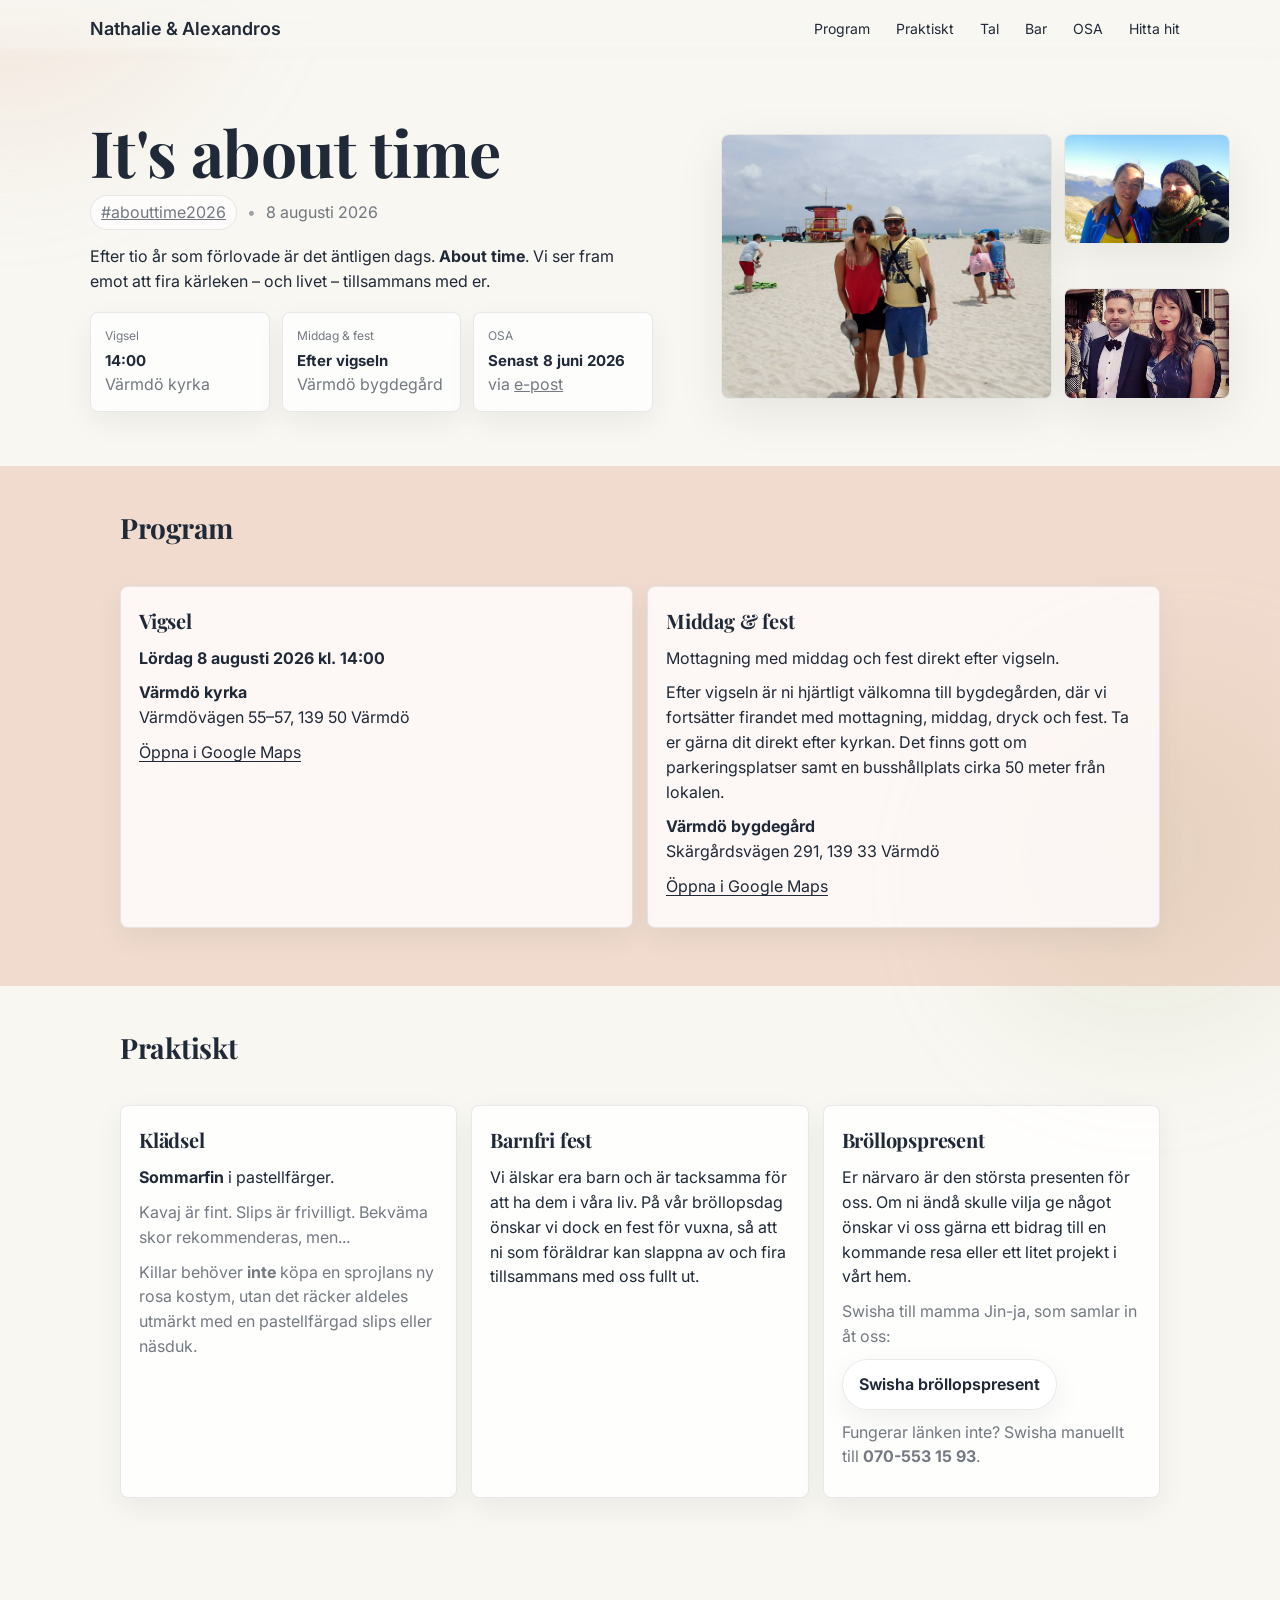
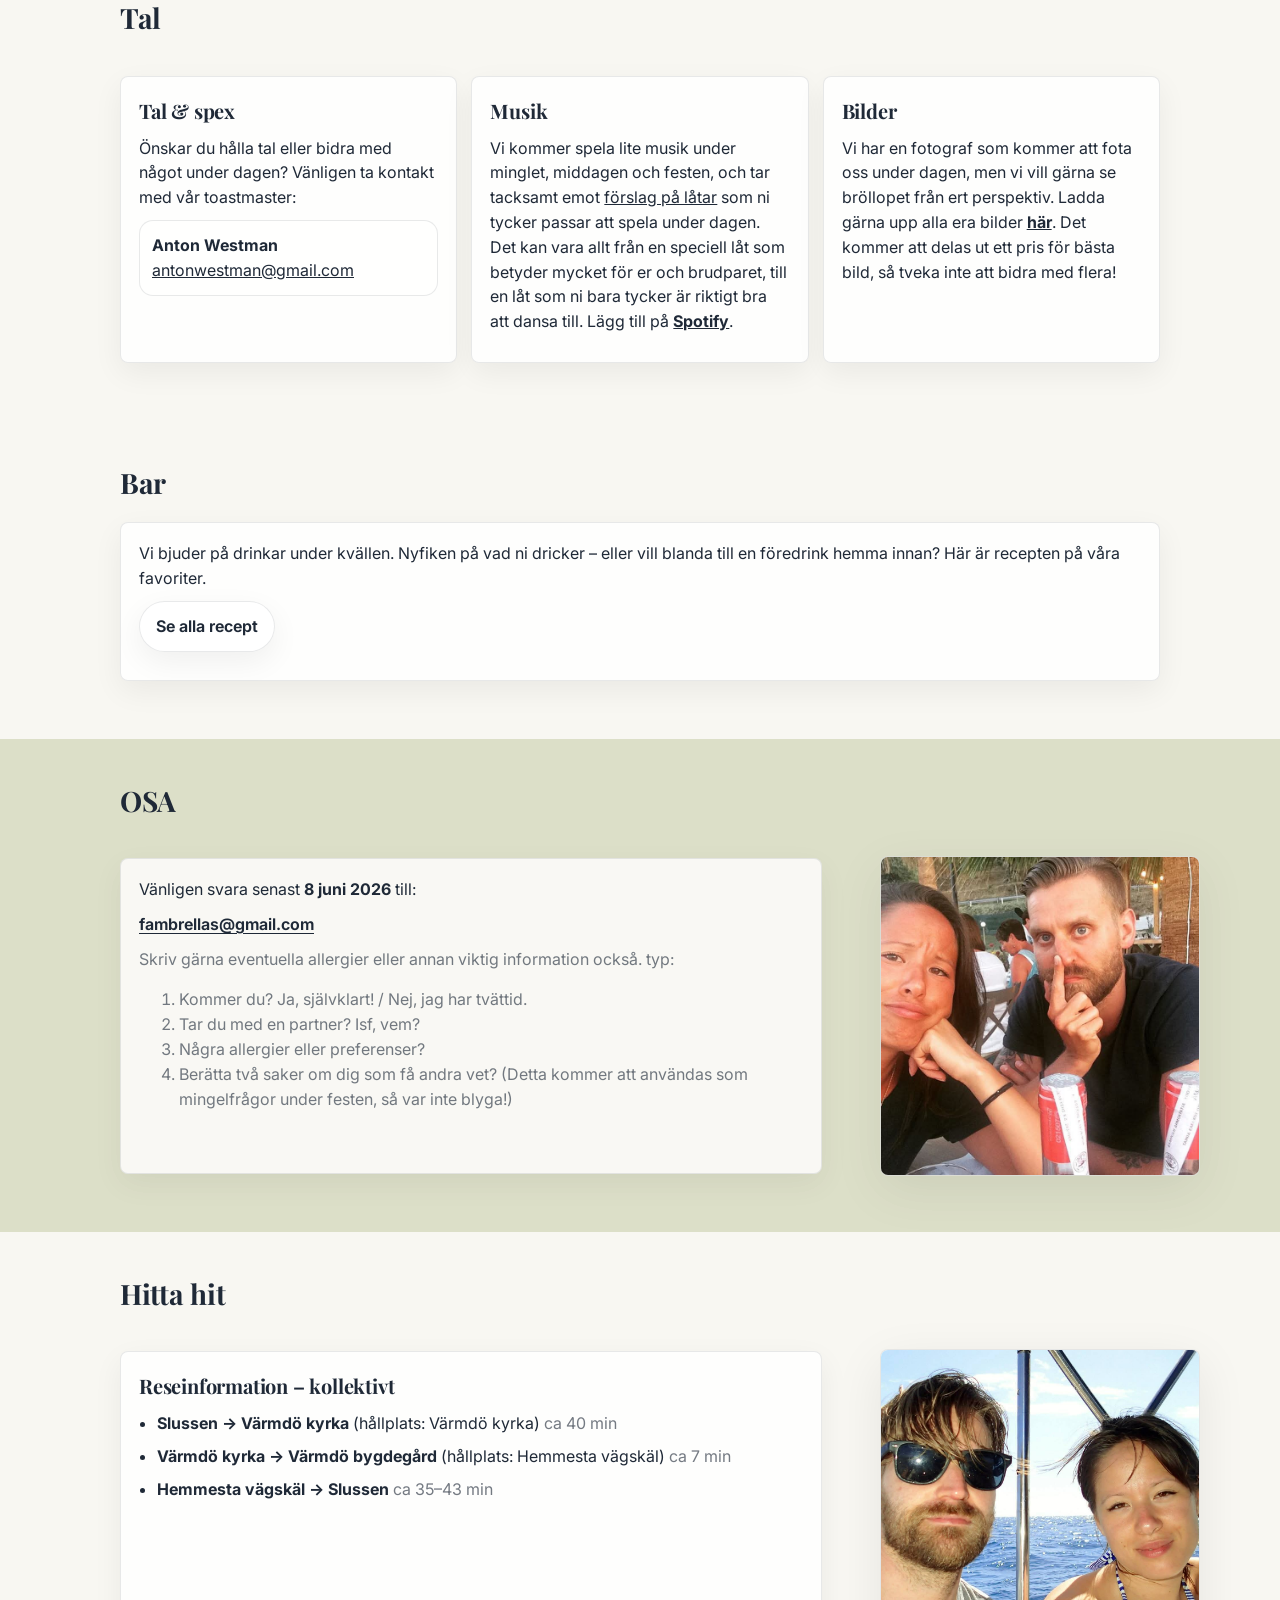
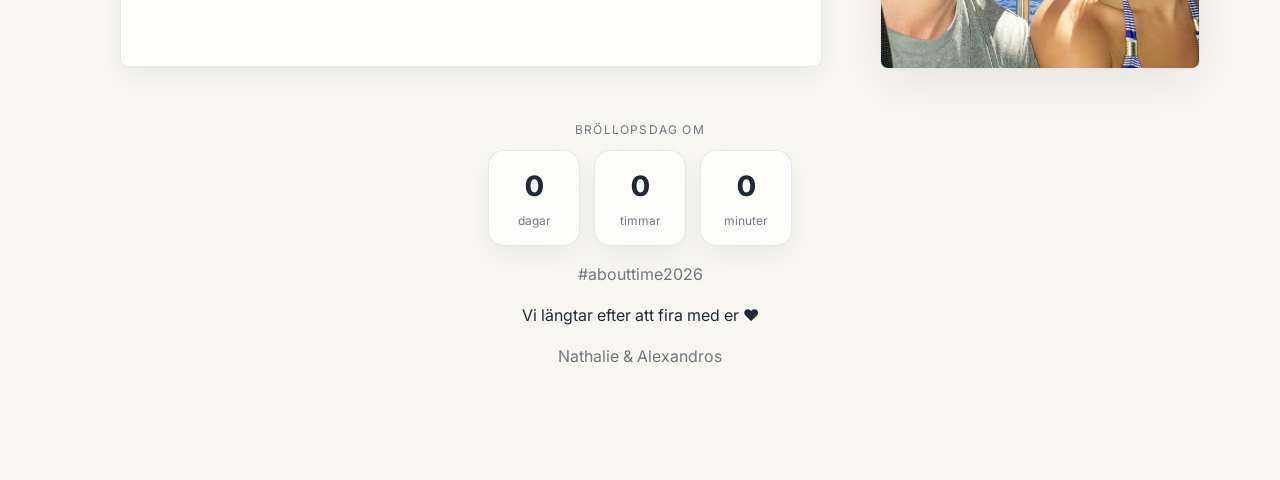
<file: index.html>
<!doctype html>
<html lang="sv">
<head>
  <meta charset="utf-8" />
  <meta name="viewport" content="width=device-width,initial-scale=1" />
  <meta name="description" content="Nathalie & Alex – 8 augusti 2026" />
  <title>Nathalie & Alex – About time – 8 augusti 2026</title>

  <link rel="preconnect" href="https://fonts.googleapis.com">
  <link rel="preconnect" href="https://fonts.gstatic.com" crossorigin>
  <link href="https://fonts.googleapis.com/css2?family=Playfair+Display:wght@500;600&family=Inter:wght@400;500;600;700&display=swap" rel="stylesheet">

  <link rel="stylesheet" href="styles.css" />
</head>

<body>
  <a class="skip-link" href="#main">Hoppa till innehåll</a>

  <header class="topbar">
    <div class="topbar-inner">
      <a class="brand" href="#top" aria-label="Till toppen">Nathalie &amp; Alexandros</a>

      <nav class="nav" aria-label="Sidnavigering">
        <a href="#program">Program</a>
        <a href="#praktiskt">Praktiskt</a>
        <a href="#tal">Tal</a>
        <a href="#bar">Bar</a>
        <a href="#osa">OSA</a>
        <a href="#resa">Hitta hit</a>
      </nav>
    </div>
  </header>

  <div id="top"></div>
  <div class="bg-blob blob-1"></div>
  <div class="bg-blob blob-2"></div>

  <header class="hero">
    <div class="hero-inner">
      <div class="hero-content">
        <div class="hero-copy">
          <h1>It's about time</h1>

          <p class="meta">
            <span class="pill">
              <a href="https://www.instagram.com/explore/tags/abouttime2026/" target="_blank" rel="noopener noreferrer"#abouttime2026>#abouttime2026</a></span>
            <span class="sep">•</span>
            <span>8 augusti 2026</span>
          </p>

          <p class="intro">
            Efter tio år som förlovade är det äntligen dags. <strong>About time</strong>.
            Vi ser fram emot att fira kärleken – och livet – tillsammans med er.
          </p>

          <div class="highlights" role="list" aria-label="Snabbfakta">
            <div class="highlight" role="listitem">
              <div class="label">Vigsel</div>
              <div class="value">14:00</div>
              <div class="muted">Värmdö kyrka</div>
            </div>
            <div class="highlight" role="listitem">
              <div class="label">Middag &amp; fest</div>
              <div class="value">Efter vigseln</div>
              <div class="muted">Värmdö bygdegård</div>
            </div>
            <div class="highlight" role="listitem">
              <div class="label">OSA</div>
              <div class="value">Senast 8 juni 2026</div>
              <div class="muted">via <a href="mailto:fambrellas+abouttime2026@gmail.com?subject=OSA%20-%20Nathalie%20%26%20Alex%208%2F8%202026&body=Hej!%0A%0ANamn:%0AKommer%20du%3F%20Ja%2C%20sj%C3%A4lvklart!%20%2F%20Nej%2C%20jag%20har%20tv%C3%A4ttid.%0ATar%20du%20med%20en%20partner%3F%20Isf%2C%20vem%3F%0AN%C3%A5gra%20allergier%20eller%20preferenser%3F%0ABer%C3%A4tta%20tv%C3%A5%20saker%20om%20dig%20som%20f%C3%A5%20andra%20vet%3F%20(Detta%20kommer%20att%20anv%C3%A4ndas%20som%20mingelfr%C3%A5gor%20under%20festen%2C%20s%C3%A5%20var%20inte%20blyga!)%0A%0A">
                e-post
              </a></div>
            </div>
          </div>
        </div>
      </div>

      <div class="hero-media" aria-label="Bilder på Nathalie och Alex">
        <figure class="photo main">
          <img src="images/1000018767.jpg" alt="Nathalie och Alex" loading="lazy" />
        </figure>

        <div class="strip">
          <figure class="photo">
            <img src="images/1000018766.jpg" alt="Nathalie och Alex" loading="lazy" />
          </figure>
          <figure class="photo">
            <img src="images/1000018770.jpg" alt="Nathalie och Alex" loading="lazy" />
          </figure>
        </div>
      </div>
    </div>
  </header>

  <main id="main" class="main">
    <section id="program" class="section band">
      <div class="container">
        <h2 class="section-title">Program</h2>

        <div class="cards">
          <article class="card">
            <h3>Vigsel</h3>
            <p><strong>Lördag 8 augusti 2026 kl. 14:00</strong></p>
            <p>
              <strong>Värmdö kyrka</strong><br />
              Värmdövägen 55–57, 139 50 Värmdö
            </p>
            <p class="links">
              <a href="https://www.google.com/maps/search/?api=1&query=V%C3%A4rmd%C3%B6+kyrka+V%C3%A4rmd%C3%B6v%C3%A4gen+55-57+139+50+V%C3%A4rmd%C3%B6" target="_blank" rel="noopener noreferrer">Öppna i Google Maps</a>
            </p>
          </article>

          <article class="card">
            <h3>Middag &amp; fest</h3>
            <p>Mottagning med middag och fest direkt efter vigseln.</p>
            <p>Efter vigseln är ni hjärtligt välkomna till bygdegården, där vi fortsätter firandet med mottagning, middag, dryck och fest.
Ta er gärna dit direkt efter kyrkan. Det finns gott om parkeringsplatser samt en busshållplats cirka 50 meter från lokalen.  </p>
            <p>
              <strong>Värmdö bygdegård</strong><br />
              Skärgårdsvägen 291, 139 33 Värmdö
            </p>
            <p class="links">
              <a href="https://www.google.com/maps/search/?api=1&query=V%C3%A4rmd%C3%B6+bygdeg%C3%A5rd+Sk%C3%A4rg%C3%A5rdsv%C3%A4gen+291+139+33+V%C3%A4rmd%C3%B6" target="_blank" rel="noopener noreferrer">Öppna i Google Maps</a>
            </p>
          </article>
        </div>
      </div>
    </section>

    <section id="praktiskt" class="section">
      <div class="container">
        <h2 class="section-title">Praktiskt</h2>

        <div class="cards three">
          <article class="card">
            <h3>Klädsel</h3>
            <p><strong>Sommarfin</strong> i pastellfärger.</p>
            <p class="muted">Kavaj är fint. Slips är frivilligt. Bekväma skor rekommenderas, men...</p>
            <p class="muted"> Killar behöver <strong>inte</strong> köpa en sprojlans ny rosa kostym, utan det räcker aldeles utmärkt med en pastellfärgad slips eller näsduk.</p>
          </article>

          <article class="card">
            <h3>Barnfri fest</h3>
            <p>
              Vi älskar era barn och är tacksamma för att ha dem i våra liv.
              På vår bröllopsdag önskar vi dock en fest för vuxna, så att ni som föräldrar
              kan slappna av och fira tillsammans med oss fullt ut.
            </p>
          </article>

          <article class="card" id="present">
            <h3>Bröllopspresent</h3>
            <p>
              Er närvaro är den största presenten för oss. Om ni ändå skulle vilja ge något
              önskar vi oss gärna ett bidrag till en kommande resa eller ett litet projekt i vårt hem.
            </p>
            <p class="muted">Swisha till mamma Jin-ja, som samlar in åt oss:</p>
            <p><a class="button" href="https://app.swish.nu/1/p/sw/?sw=0705531593&amp;cur=SEK&amp;msg=Br%C3%B6llopspresent&amp;edit=amt&amp;src=qr">Swisha bröllopspresent</a></p>
            <p class="muted">Fungerar länken inte? Swisha manuellt till <strong>070-553 15 93</strong>.</p>
          </article>
        </div>
      </div>
    </section>

    <section id="tal" class="section">
      <div class="container">
        <h2 class="section-title">Tal</h2>

        <div class="cards three">
          <article class="card">
            <h3>Tal &amp; spex</h3>
            <p>
              Önskar du hålla tal eller bidra med något under dagen?
              Vänligen ta kontakt med vår toastmaster:
            </p>
            <p class="toastmaster">
              <strong>Anton Westman</strong><br />
              <a href="mailto:antonwestman+abouttime2026@gmail.com">antonwestman@gmail.com</a>
            </p>
          </article>
          <article class="card">
            <h3>Musik</h3>
            <p>
              Vi kommer spela lite musik under minglet, middagen och festen, och tar tacksamt emot <a href="https://open.spotify.com/playlist/006NCHJwy6oKc89qXNHmJb?si=jjiEjCUwRrOcGAHl4AVv-w">förslag på låtar</a> som ni tycker passar att spela under dagen. Det kan vara allt från en speciell låt som betyder mycket för er och brudparet, till en låt som ni bara tycker är riktigt bra att dansa till. Lägg till på <strong><a href="https://open.spotify.com/playlist/006NCHJwy6oKc89qXNHmJb?si=jjiEjCUwRrOcGAHl4AVv-w">Spotify</a></strong>.
            </p>
          </article>
          <article class="card">
            <h3>Bilder</h3>
            <p>
              Vi har en fotograf som kommer att fota oss under dagen, men vi vill gärna se bröllopet från ert perspektiv. Ladda gärna upp alla era bilder <a href="https://photos.app.goo.gl/2AryRAczaHib1UoY6"><strong>här</strong></a>. Det kommer att delas ut ett pris för bästa bild, så tveka inte att bidra med flera!
            </p>
          </article>
        </div>
      </div>
    </section>

    <section id="bar" class="section">
      <div class="container">
        <h2 class="section-title">Bar</h2>

        <article class="card">
          <p>
            Vi bjuder på drinkar under kvällen. Nyfiken på vad ni dricker – eller vill blanda till en föredrink hemma innan?
            Här är recepten på våra favoriter.
          </p>
          <p><a class="button" href="drinkar.html">Se alla recept</a></p>
        </article>
      </div>
    </section>

    <section id="osa" class="section band alt">
      <div class="container">
        <h2 class="section-title">OSA</h2>

        <div class="section-with-image">
          <article class="card">
            <p>Vänligen svara senast <strong>8 juni 2026</strong> till:</p>
            <p class="email">
              <a href="mailto:fambrellas+abouttime2026@gmail.com?subject=OSA%20-%20Nathalie%20%26%20Alex%208%2F8%202026&body=Hej!%0A%0ANamn:%0AKommer%20du%3F%20Ja%2C%20sj%C3%A4lvklart!%20%2F%20Nej%2C%20jag%20har%20tv%C3%A4ttid.%0ATar%20du%20med%20en%20partner%3F%20Isf%2C%20vem%3F%0AN%C3%A5gra%20allergier%20eller%20preferenser%3F%0ABer%C3%A4tta%20tv%C3%A5%20saker%20om%20dig%20som%20f%C3%A5%20andra%20vet%3F%20(Detta%20kommer%20att%20anv%C3%A4ndas%20som%20mingelfr%C3%A5gor%20under%20festen%2C%20s%C3%A5%20var%20inte%20blyga!)%0A%0A">
                fambrellas@gmail.com
              </a>
            </p>
            <p class="muted">Skriv gärna eventuella allergier eller annan viktig information också. typ:</p>
            <ol class="muted">
                <li>
                  Kommer du? Ja, självklart! / Nej, jag har tvättid.
                </li>
                <li>
                  Tar du med en partner? Isf, vem? 
                </li>
                <li>
                  Några allergier eller preferenser?
                </li>
                <li>
                  Berätta två saker om dig som få andra vet? (Detta kommer att användas som mingelfrågor under festen, så var inte blyga!)
                </li>
            </ol>
          
          </article>
          <figure class="photo section-photo">
            <img src="images/1000018769.jpg" alt="Nathalie och Alex" loading="lazy" />
          </figure>
        </div>
      </div>
    </section>

    <section id="resa" class="section">
      <div class="container">
        <h2 class="section-title">Hitta hit</h2>

        <div class="section-with-image">
          <article class="card">
            <h3>Reseinformation – kollektivt</h3>
            <ul class="list">
              <li><strong>Slussen → Värmdö kyrka</strong> (hållplats: Värmdö kyrka) <span class="muted">ca 40 min</span></li>
              <li><strong>Värmdö kyrka → Värmdö bygdegård</strong> (hållplats: Hemmesta vägskäl) <span class="muted">ca 7 min</span></li>
              <li><strong>Hemmesta vägskäl → Slussen</strong> <span class="muted">ca 35–43 min</span></li>
            </ul>
          </article>
          <figure class="photo section-photo">
            <img src="images/1000018768.jpg" alt="Nathalie och Alex" loading="lazy" />
          </figure>
        </div>
        
        <footer class="footer">
          <div class="countdown-wrapper" aria-label="Nedräkning till bröllopet">
              <p class="countdown-title">Bröllopsdag om</p>
              <div class="countdown">
                <div class="time">
                  <span id="days">–</span>
                  <small>dagar</small>
                </div>
                <div class="time">
                  <span id="hours">–</span>
                  <small>timmar</small>
                </div>
                <div class="time">
                  <span id="minutes">–</span>
                  <small>minuter</small>
                </div>
              </div>
            </div>
          <p class="muted">
            <a href="https://www.instagram.com/explore/tags/abouttime2026/" target="_blank" rel="noopener noreferrer">#abouttime2026</a>
          </p>
          <p>Vi längtar efter att fira med er <span aria-hidden="true">❤️</span></p>
          <p class="muted">Nathalie &amp; Alexandros</p>
        </footer>
      </div>
    </section>
  </main>

  <script>
  (function () {
    const weddingDate = new Date("2026-08-08T14:00:00+02:00").getTime();
    const els = {
      days: document.getElementById("days"),
      hours: document.getElementById("hours"),
      minutes: document.getElementById("minutes")
    };

    function updateCountdown() {
      const now = new Date().getTime();
      const diff = weddingDate - now;

      if (diff <= 0) {
        els.days.textContent = "0";
        els.hours.textContent = "0";
        els.minutes.textContent = "0";
        return;
      }

      const days = Math.floor(diff / (1000 * 60 * 60 * 24));
      const hours = Math.floor((diff / (1000 * 60 * 60)) % 24);
      const minutes = Math.floor((diff / (1000 * 60)) % 60);

      els.days.textContent = days;
      els.hours.textContent = hours;
      els.minutes.textContent = minutes;
    }

    updateCountdown();
    setInterval(updateCountdown, 60 * 1000);
  })();
  </script>
</body>
</html>
</file>
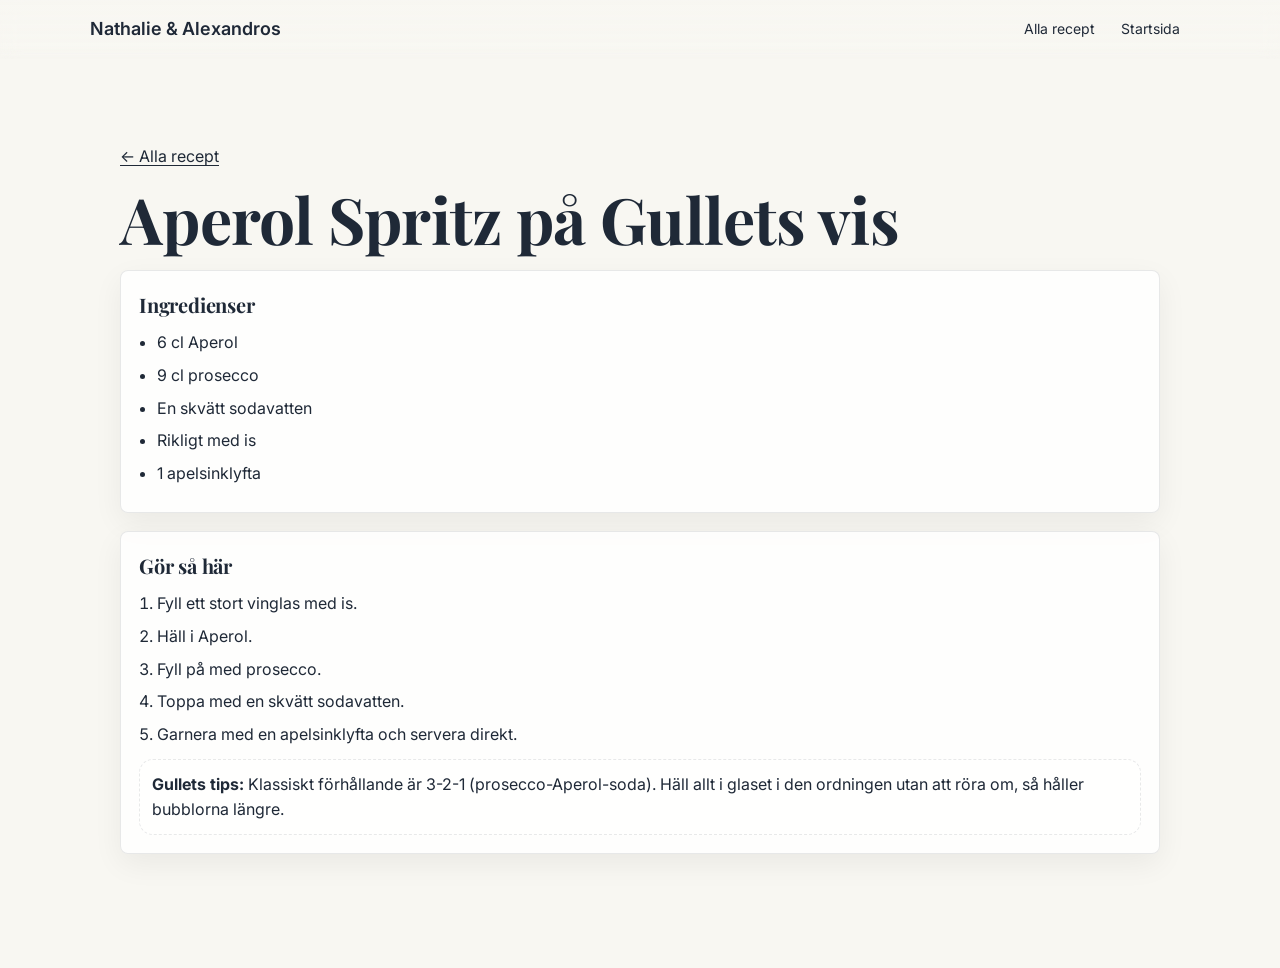
<file: drink-aperol-spritz.html>
<!doctype html>
<html lang="sv">
<head>
  <meta charset="utf-8" />
  <meta name="viewport" content="width=device-width,initial-scale=1" />
  <meta name="description" content="Aperol Spritz på Gullets vis – Nathalie & Alex – 8 augusti 2026" />
  <title>Aperol Spritz på Gullets vis – Nathalie &amp; Alex</title>

  <link rel="preconnect" href="https://fonts.googleapis.com">
  <link rel="preconnect" href="https://fonts.gstatic.com" crossorigin>
  <link href="https://fonts.googleapis.com/css2?family=Playfair+Display:wght@500;600&family=Inter:wght@400;500;600;700&display=swap" rel="stylesheet">

  <link rel="stylesheet" href="styles.css" />
</head>

<body>
  <a class="skip-link" href="#main">Hoppa till innehåll</a>

  <header class="topbar">
    <div class="topbar-inner">
      <a class="brand" href="index.html" aria-label="Till startsidan">Nathalie &amp; Alexandros</a>

      <nav class="nav" aria-label="Sidnavigering">
        <a href="drinkar.html">Alla recept</a>
        <a href="index.html">Startsida</a>
      </nav>
    </div>
  </header>

  <main id="main" class="main">
    <section class="section" style="padding-top: calc(var(--header-offset) + 34px);">
      <div class="container">
        <p class="links"><a href="drinkar.html">← Alla recept</a></p>
        <h1>Aperol Spritz på Gullets vis</h1>

        <article class="card">
          <h3>Ingredienser</h3>
          <ul class="list">
            <li>6 cl Aperol</li>
            <li>9 cl prosecco</li>
            <li>En skvätt sodavatten</li>
            <li>Rikligt med is</li>
            <li>1 apelsinklyfta</li>
          </ul>
        </article>

        <article class="card">
          <h3>Gör så här</h3>
          <ol class="list">
            <li>Fyll ett stort vinglas med is.</li>
            <li>Häll i Aperol.</li>
            <li>Fyll på med prosecco.</li>
            <li>Toppa med en skvätt sodavatten.</li>
            <li>Garnera med en apelsinklyfta och servera direkt.</li>
          </ol>
          <div class="note">
            <strong>Gullets tips:</strong> Klassiskt förhållande är 3-2-1 (prosecco-Aperol-soda). Häll allt i glaset i den ordningen utan att röra om, så håller bubblorna längre.
          </div>
        </article>
      </div>
    </section>
  </main>
</body>
</html>
</file>
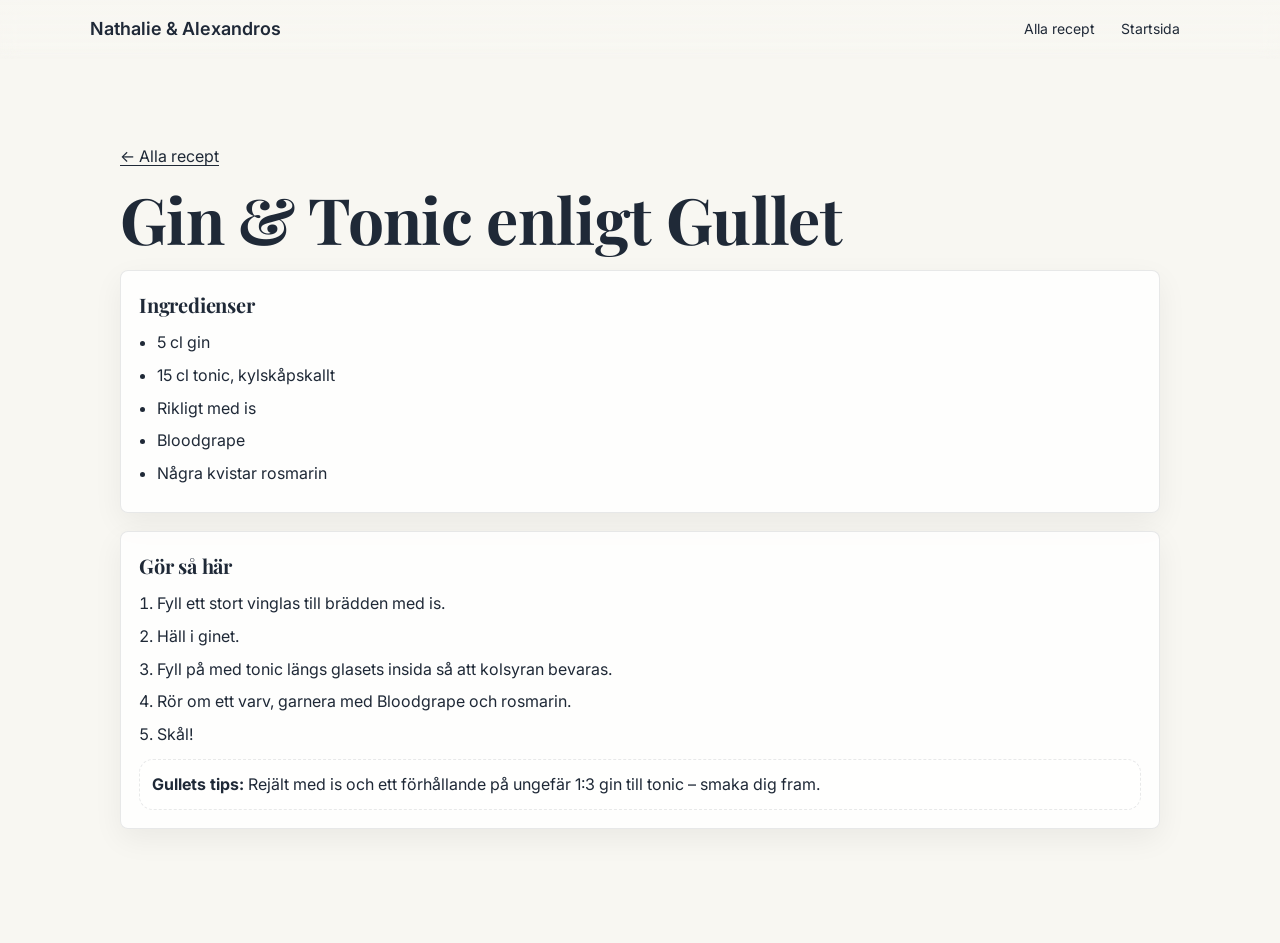
<file: drink-gin-tonic.html>
<!doctype html>
<html lang="sv">
<head>
  <meta charset="utf-8" />
  <meta name="viewport" content="width=device-width,initial-scale=1" />
  <meta name="description" content="Gin & Tonic enligt Gullet – Nathalie & Alex – 8 augusti 2026" />
  <title>Gin &amp; Tonic enligt Gullet – Nathalie &amp; Alex</title>

  <link rel="preconnect" href="https://fonts.googleapis.com">
  <link rel="preconnect" href="https://fonts.gstatic.com" crossorigin>
  <link href="https://fonts.googleapis.com/css2?family=Playfair+Display:wght@500;600&family=Inter:wght@400;500;600;700&display=swap" rel="stylesheet">

  <link rel="stylesheet" href="styles.css" />
</head>

<body>
  <a class="skip-link" href="#main">Hoppa till innehåll</a>

  <header class="topbar">
    <div class="topbar-inner">
      <a class="brand" href="index.html" aria-label="Till startsidan">Nathalie &amp; Alexandros</a>

      <nav class="nav" aria-label="Sidnavigering">
        <a href="drinkar.html">Alla recept</a>
        <a href="index.html">Startsida</a>
      </nav>
    </div>
  </header>

  <main id="main" class="main">
    <section class="section" style="padding-top: calc(var(--header-offset) + 34px);">
      <div class="container">
        <p class="links"><a href="drinkar.html">← Alla recept</a></p>
        <h1>Gin &amp; Tonic enligt Gullet</h1>

        <article class="card">
          <h3>Ingredienser</h3>
          <ul class="list">
            <li>5 cl gin</li>
            <li>15 cl tonic, kylskåpskallt</li>
            <li>Rikligt med is</li>
            <li>Bloodgrape</li>
            <li>Några kvistar rosmarin</li>
          </ul>
        </article>

        <article class="card">
          <h3>Gör så här</h3>
          <ol class="list">
            <li>Fyll ett stort vinglas till brädden med is.</li>
            <li>Häll i ginet.</li>
            <li>Fyll på med tonic längs glasets insida så att kolsyran bevaras.</li>
            <li>Rör om ett varv, garnera med Bloodgrape och rosmarin.</li>
            <li>Skål!</li>
          </ol>
          <div class="note">
            <strong>Gullets tips:</strong> Rejält med is och ett förhållande på ungefär 1:3 gin till tonic – smaka dig fram.
          </div>
        </article>
      </div>
    </section>
  </main>
</body>
</html>
</file>
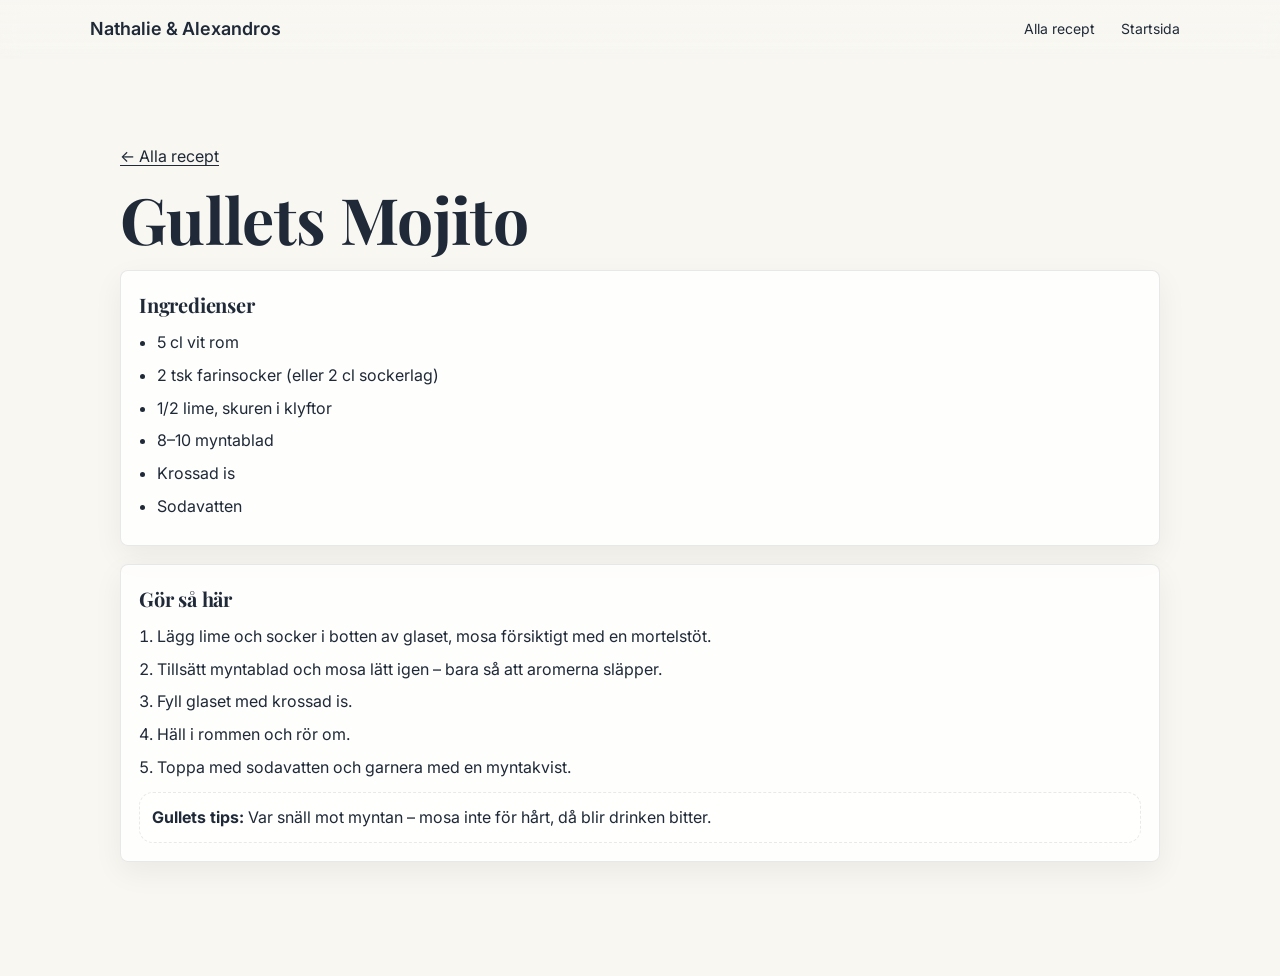
<file: drink-mojito.html>
<!doctype html>
<html lang="sv">
<head>
  <meta charset="utf-8" />
  <meta name="viewport" content="width=device-width,initial-scale=1" />
  <meta name="description" content="Gullets Mojito – Nathalie & Alex – 8 augusti 2026" />
  <title>Gullets Mojito – Nathalie &amp; Alex</title>

  <link rel="preconnect" href="https://fonts.googleapis.com">
  <link rel="preconnect" href="https://fonts.gstatic.com" crossorigin>
  <link href="https://fonts.googleapis.com/css2?family=Playfair+Display:wght@500;600&family=Inter:wght@400;500;600;700&display=swap" rel="stylesheet">

  <link rel="stylesheet" href="styles.css" />
</head>

<body>
  <a class="skip-link" href="#main">Hoppa till innehåll</a>

  <header class="topbar">
    <div class="topbar-inner">
      <a class="brand" href="index.html" aria-label="Till startsidan">Nathalie &amp; Alexandros</a>

      <nav class="nav" aria-label="Sidnavigering">
        <a href="drinkar.html">Alla recept</a>
        <a href="index.html">Startsida</a>
      </nav>
    </div>
  </header>

  <main id="main" class="main">
    <section class="section" style="padding-top: calc(var(--header-offset) + 34px);">
      <div class="container">
        <p class="links"><a href="drinkar.html">← Alla recept</a></p>
        <h1>Gullets Mojito</h1>

        <article class="card">
          <h3>Ingredienser</h3>
          <ul class="list">
            <li>5 cl vit rom</li>
            <li>2 tsk farinsocker (eller 2 cl sockerlag)</li>
            <li>1/2 lime, skuren i klyftor</li>
            <li>8–10 myntablad</li>
            <li>Krossad is</li>
            <li>Sodavatten</li>
          </ul>
        </article>

        <article class="card">
          <h3>Gör så här</h3>
          <ol class="list">
            <li>Lägg lime och socker i botten av glaset, mosa försiktigt med en mortelstöt.</li>
            <li>Tillsätt myntablad och mosa lätt igen – bara så att aromerna släpper.</li>
            <li>Fyll glaset med krossad is.</li>
            <li>Häll i rommen och rör om.</li>
            <li>Toppa med sodavatten och garnera med en myntakvist.</li>
          </ol>
          <div class="note">
            <strong>Gullets tips:</strong> Var snäll mot myntan – mosa inte för hårt, då blir drinken bitter.
          </div>
        </article>
      </div>
    </section>
  </main>
</body>
</html>
</file>
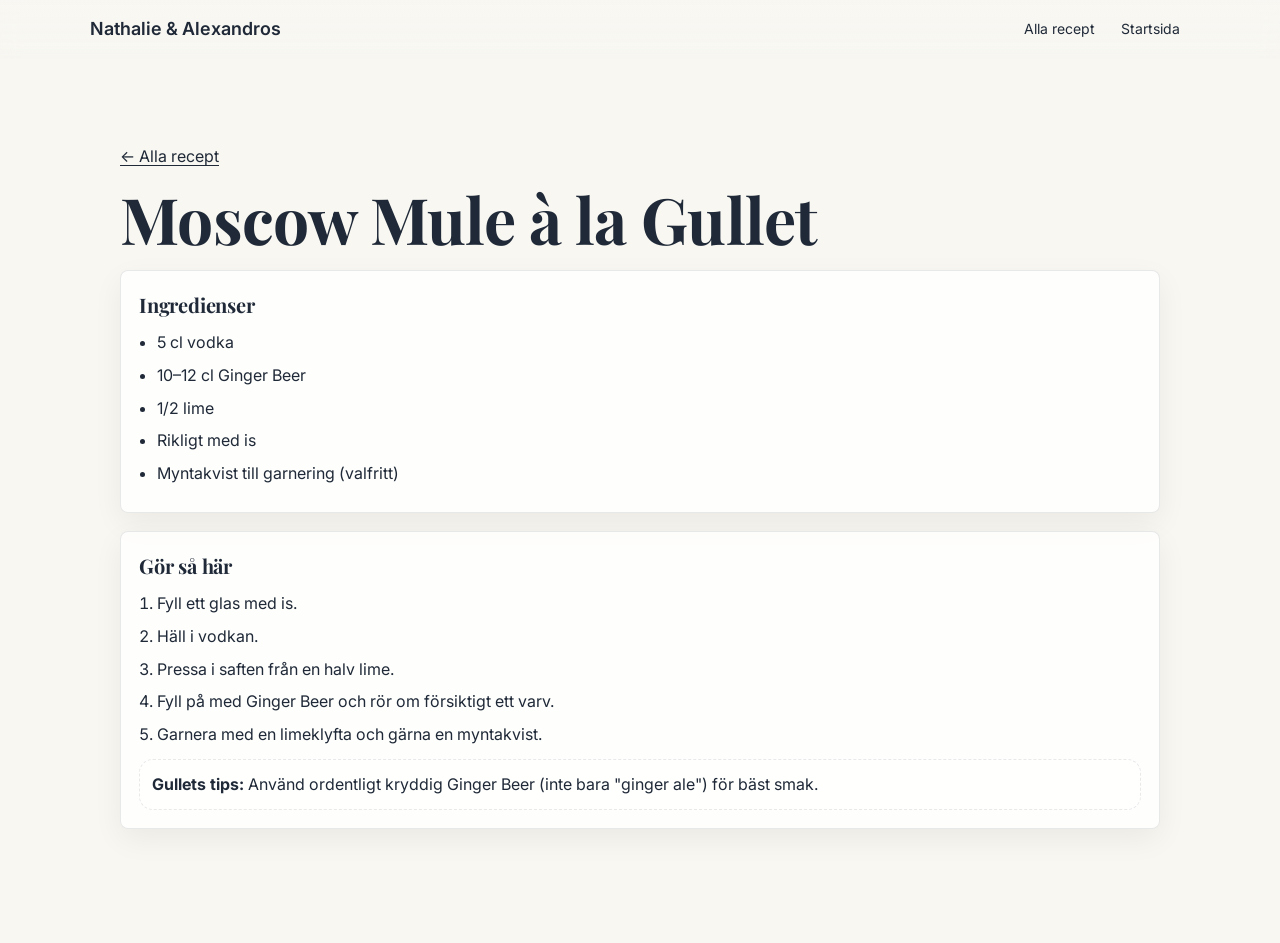
<file: drink-moscow-mule.html>
<!doctype html>
<html lang="sv">
<head>
  <meta charset="utf-8" />
  <meta name="viewport" content="width=device-width,initial-scale=1" />
  <meta name="description" content="Moscow Mule à la Gullet – Nathalie & Alex – 8 augusti 2026" />
  <title>Moscow Mule à la Gullet – Nathalie &amp; Alex</title>

  <link rel="preconnect" href="https://fonts.googleapis.com">
  <link rel="preconnect" href="https://fonts.gstatic.com" crossorigin>
  <link href="https://fonts.googleapis.com/css2?family=Playfair+Display:wght@500;600&family=Inter:wght@400;500;600;700&display=swap" rel="stylesheet">

  <link rel="stylesheet" href="styles.css" />
</head>

<body>
  <a class="skip-link" href="#main">Hoppa till innehåll</a>

  <header class="topbar">
    <div class="topbar-inner">
      <a class="brand" href="index.html" aria-label="Till startsidan">Nathalie &amp; Alexandros</a>

      <nav class="nav" aria-label="Sidnavigering">
        <a href="drinkar.html">Alla recept</a>
        <a href="index.html">Startsida</a>
      </nav>
    </div>
  </header>

  <main id="main" class="main">
    <section class="section" style="padding-top: calc(var(--header-offset) + 34px);">
      <div class="container">
        <p class="links"><a href="drinkar.html">← Alla recept</a></p>
        <h1>Moscow Mule à la Gullet</h1>

        <article class="card">
          <h3>Ingredienser</h3>
          <ul class="list">
            <li>5 cl vodka</li>
            <li>10–12 cl Ginger Beer</li>
            <li>1/2 lime</li>
            <li>Rikligt med is</li>
            <li>Myntakvist till garnering (valfritt)</li>
          </ul>
        </article>

        <article class="card">
          <h3>Gör så här</h3>
          <ol class="list">
            <li>Fyll ett glas med is.</li>
            <li>Häll i vodkan.</li>
            <li>Pressa i saften från en halv lime.</li>
            <li>Fyll på med Ginger Beer och rör om försiktigt ett varv.</li>
            <li>Garnera med en limeklyfta och gärna en myntakvist.</li>
          </ol>
          <div class="note">
            <strong>Gullets tips:</strong> Använd ordentligt kryddig Ginger Beer (inte bara "ginger ale") för bäst smak.
          </div>
        </article>
      </div>
    </section>
  </main>
</body>
</html>
</file>
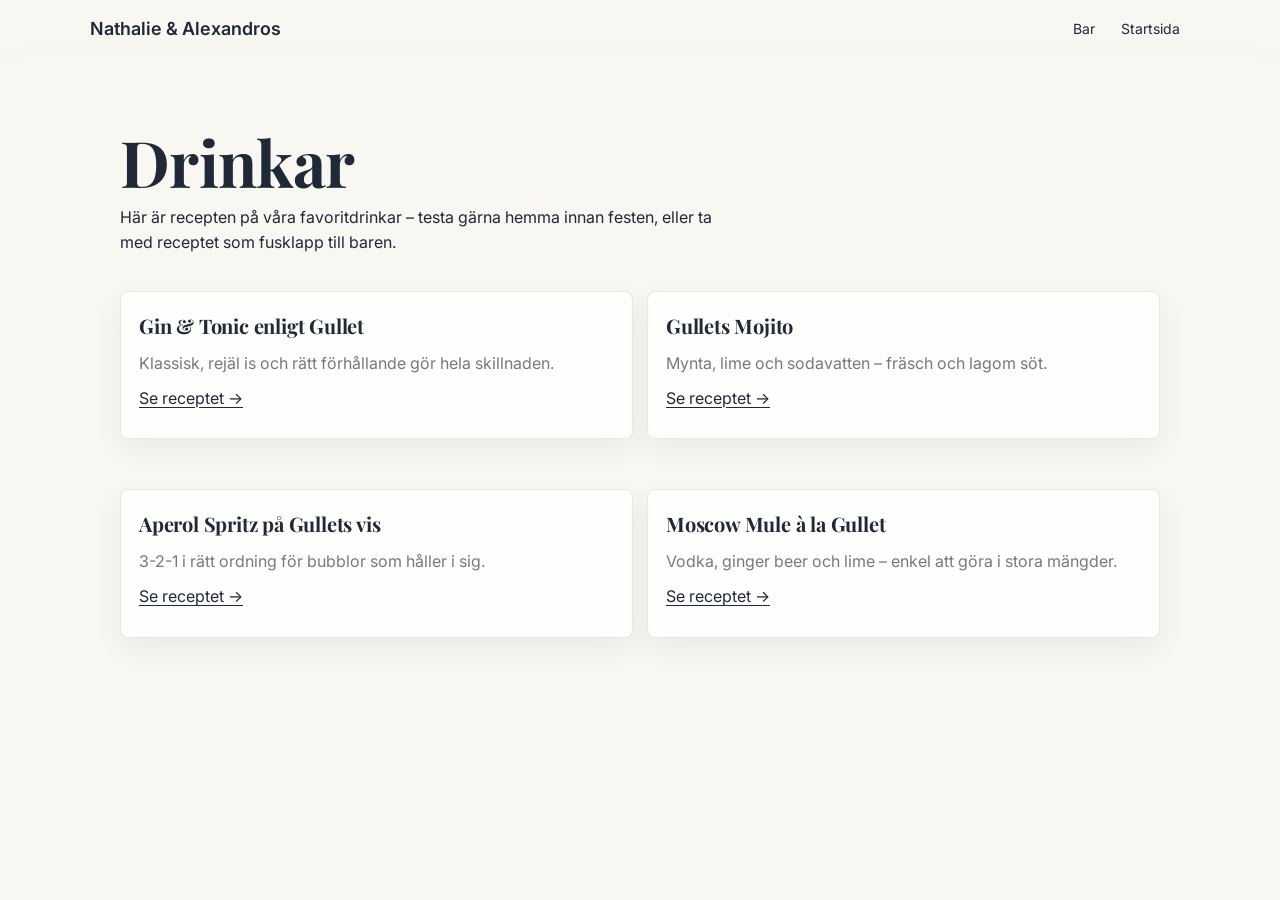
<file: drinkar.html>
<!doctype html>
<html lang="sv">
<head>
  <meta charset="utf-8" />
  <meta name="viewport" content="width=device-width,initial-scale=1" />
  <meta name="description" content="Drinkrecept – Nathalie & Alex – 8 augusti 2026" />
  <title>Drinkar – Nathalie & Alex – About time</title>

  <link rel="preconnect" href="https://fonts.googleapis.com">
  <link rel="preconnect" href="https://fonts.gstatic.com" crossorigin>
  <link href="https://fonts.googleapis.com/css2?family=Playfair+Display:wght@500;600&family=Inter:wght@400;500;600;700&display=swap" rel="stylesheet">

  <link rel="stylesheet" href="styles.css" />
</head>

<body>
  <a class="skip-link" href="#main">Hoppa till innehåll</a>

  <header class="topbar">
    <div class="topbar-inner">
      <a class="brand" href="index.html" aria-label="Till startsidan">Nathalie &amp; Alexandros</a>

      <nav class="nav" aria-label="Sidnavigering">
        <a href="index.html#bar">Bar</a>
        <a href="index.html">Startsida</a>
      </nav>
    </div>
  </header>

  <main id="main" class="main">
    <section class="section" style="padding-top: calc(var(--header-offset) + 34px);">
      <div class="container">
        <h1>Drinkar</h1>
        <p class="intro">
          Här är recepten på våra favoritdrinkar – testa gärna hemma innan festen, eller ta med
          receptet som fusklapp till baren.
        </p>

        <div class="cards">
          <article class="card">
            <h3>Gin &amp; Tonic enligt Gullet</h3>
            <p class="muted">Klassisk, rejäl is och rätt förhållande gör hela skillnaden.</p>
            <p class="links"><a href="drink-gin-tonic.html">Se receptet →</a></p>
          </article>

          <article class="card">
            <h3>Gullets Mojito</h3>
            <p class="muted">Mynta, lime och sodavatten – fräsch och lagom söt.</p>
            <p class="links"><a href="drink-mojito.html">Se receptet →</a></p>
          </article>

          <article class="card">
            <h3>Aperol Spritz på Gullets vis</h3>
            <p class="muted">3-2-1 i rätt ordning för bubblor som håller i sig.</p>
            <p class="links"><a href="drink-aperol-spritz.html">Se receptet →</a></p>
          </article>

          <article class="card">
            <h3>Moscow Mule à la Gullet</h3>
            <p class="muted">Vodka, ginger beer och lime – enkel att göra i stora mängder.</p>
            <p class="links"><a href="drink-moscow-mule.html">Se receptet →</a></p>
          </article>
        </div>
      </div>
    </section>
  </main>
</body>
</html>
</file>
<file: styles.css>
:root{
  --bg: #F8F7F2;
  --paper: rgba(248,247,242,.78);
  --card: rgba(255,255,255,.80);
  --text: #1f2937;
  --muted: rgba(31,41,55,.62);
  --line: rgba(31,41,55,.10);

  --accent: #E6B8A2;
  --accent2: rgba(186, 192, 149, 0.45);

  --shadow: 0 10px 30px rgba(0,0,0,.06);
  --shadow2: 0 14px 50px rgba(0,0,0,.08);
  --radius: 8px;

  --header-offset: 84px;
}

*{ box-sizing: border-box; }
html{ scroll-behavior: smooth; }
body{
  margin:0;
  font-family: Inter, ui-sans-serif, system-ui, -apple-system, Segoe UI, Roboto, Helvetica, Arial;
  color: var(--text);
  background: var(--bg);
  line-height: 1.55;
}

/* anchor offset for sticky header */
[id]{ scroll-margin-top: var(--header-offset); }
html{ scroll-padding-top: var(--header-offset); }

.skip-link{
  position:absolute;
  left:-999px;
  top: 10px;
  background: #fff;
  padding: 8px 10px;
  border-radius: 10px;
  border: 1px solid var(--line);
  z-index: 3000;
}
.skip-link:focus{ left: 10px; }

.container{
  width: min(1040px, calc(100% - 40px));
  margin: 0 auto;
}

h1,h2,h3{
  font-family: "Playfair Display", Georgia, "Times New Roman", serif;
  letter-spacing: -0.01em;
}
h1{ margin:0 0 10px; font-size: clamp(40px, 5vw, 64px); line-height: 1.05; }
h2{ margin:0; font-size: 28px; }
h3{ margin:0 0 10px; font-size: 20px; }

a{ color: inherit; }
.muted{ color: var(--muted); }

/* --- topbar --- */
.topbar{
  position: fixed;
  top:0; left:0; right:0;
  z-index: 2000;
  padding: 10px 14px;
  backdrop-filter: blur(10px);
  -webkit-backdrop-filter: blur(10px);
  background: linear-gradient(to bottom, rgba(248,247,242,.88), rgba(248,247,242,.40));
  mask-image: linear-gradient(black 78%, transparent);
  border-bottom: 1px solid rgba(31,41,55,.06);
}
.topbar-inner{
  width: min(1100px, calc(100% - 28px));
  margin:0 auto;
  display:flex;
  align-items:center;
  justify-content:space-between;
  gap: 14px;
}
.brand{
  text-decoration:none;
  font-weight: 600;
  font-size: 18px;
}
.brand-dot{ opacity:.55; }
.nav{ display:none; gap: 6px; }
.nav a{
  text-decoration:none;
  font-size: 14px;
  padding: 8px 10px;
  border-radius: 10px;
  transition: transform .15s ease, background-color .15s ease;
}
.nav a:hover{ background: rgba(31,41,55,.06); transform: translateY(-1px); }
@media (min-width: 860px){ .nav{ display:flex; } }

/* --- background blobs --- */
.bg-blob{
  position: fixed;
  z-index: -1;
  width: 520px;
  height: 520px;
  border-radius: 999px;
  filter: blur(44px);
  opacity: .55;
  pointer-events: none;
}
.blob-1{
  top: -240px;
  left: -160px;
  background: radial-gradient(circle at 30% 30%, rgba(230,184,162,.65), transparent 60%);
}
.blob-2{
  bottom: -260px;
  right: -180px;
  background: radial-gradient(circle at 40% 40%, rgba(186,192,149,.55), transparent 60%);
}

/* --- hero --- */
.hero{
  padding: calc(var(--header-offset) + 34px) 0 26px;
}
.hero-inner{
  width: min(1100px, calc(100% - 40px));
  margin: 0 auto;
  display: grid;
  grid-template-columns: 1.05fr .95fr;
  gap: 28px;
  align-items: start;
}
.kicker{
  display:inline-block;
  padding: 6px 12px;
  border: 1px solid var(--line);
  border-radius: 999px;
  background: rgba(255,255,255,.65);
  font-size: 13px;
  color: var(--muted);
  margin: 0 0 16px;
}
.meta{
  margin: 0 0 14px;
  color: var(--muted);
  display:flex;
  align-items:center;
  gap: 10px;
  flex-wrap: wrap;
}
.pill{
  display:inline-block;
  padding: 4px 10px;
  border-radius: 999px;
  border: 1px solid var(--line);
  background: rgba(255,255,255,.65);
}
.sep{ opacity: .65; }
.intro{
  margin: 0 0 18px;
  font-size: 16px;
  max-width: 62ch;
}

.highlights{
  display:grid;
  grid-template-columns: repeat(3, minmax(0, 1fr));
  gap: 12px;
  margin: 18px 0 18px;
}
.highlight{
  background: rgba(255,255,255,.72);
  border: 1px solid var(--line);
  border-radius: var(--radius);
  padding: 14px;
  box-shadow: var(--shadow);
}
.label{ font-size: 12px; color: var(--muted); margin-bottom: 4px; }
.value{ font-weight: 700; font-size: 15px; }

.cta{
  display:flex;
  gap: 10px;
  flex-wrap: wrap;
  margin-top: 18px;
}
.button{
  display:inline-flex;
  align-items:center;
  justify-content:center;
  padding: 12px 16px;
  border-radius: 999px;
  border: 1px solid var(--line);
  text-decoration:none;
  background: rgba(255,255,255,.75);
  box-shadow: var(--shadow);
  font-weight: 650;
}
.button:hover{ transform: translateY(-1px); }
.button.secondary{ background: rgba(255,255,255,.55); }

.countdown-wrapper{ text-align: center; margin: auto; }
.countdown-title{
  margin: 0 0 10px;
  font-size: 12px;
  letter-spacing: 0.10em;
  text-transform: uppercase;
  color: var(--muted);
}
.countdown{
  display:flex;
  gap: 14px;
  align-items:center;
  text-align: center;
  justify-content: center;
  flex-wrap: wrap;
}
.countdown .time{
  min-width: 92px;
  text-align:center;
  padding: 14px 12px;
  border-radius: 16px;
  background: rgba(255,255,255,.72);
  border: 1px solid var(--line);
  box-shadow: var(--shadow);
}
.countdown span{
  display:block;
  font-size: 28px;
  font-weight: 800;
  letter-spacing: -0.02em;
}
.countdown small{ display:block; margin-top: 4px; font-size: 12px; color: var(--muted); }

/* --- hero media collage --- */
.hero-media{
  display:grid;
  grid-template-columns: 2fr 1fr;
  gap: 12px;
  align-items: stretch;
}

/* Bildram */
.photo{
  position: relative;
  border-radius: var(--radius);
  overflow:hidden;
  border: 1px solid var(--line);
  background: rgba(255,255,255,.55);
  box-shadow: var(--shadow2);
}

/* Bilden fyller alltid ramen */
.photo img{
  position: absolute;
  inset: 0;
  width:100%;
  height:100%;
  display:block;
  object-fit: cover;
}

.hero-media .main{
  grid-row: 1;
  grid-column: 1;
  width: 100%;
  aspect-ratio: 3 / 2;
}

.hero-media .strip{
  grid-row: 1;
  grid-column: 2;
  display: flex;
  flex-direction: column;
  gap: 12px;
  width: 100%;
}

.hero-media .strip .photo{
  flex: 1;
  min-height: 0;
  width: 100%;
  aspect-ratio: 3 / 2;
}

/* Mobil: gör collaget robust och förutsägbart */
@media (max-width: 820px){
  .hero-media{
    grid-template-columns: 1fr;
    gap: 14px;
  }

  .hero-media .main{
    aspect-ratio: 4 / 5;
  }

  /* Två lika rutor under huvudbilden */
  .hero-media .strip{
    display: grid;
    grid-template-columns: 1fr 1fr;
    gap: 12px;
  }

  .hero-media .strip .photo{
    aspect-ratio: 1 / 1;
  }
}


/* --- sections --- */
.main{ padding: 10px 0 56px; }
.section{ padding: 40px 0; }
.section-title{
  margin: 0 0 18px;
}

.band{
  width: 100%;
  background: rgba(230,184,162,.45);
}
.band.alt{
  background: var(--accent2);
}

.cards{
  display:grid;
  grid-template-columns: repeat(2, minmax(0, 1fr));
  gap: 14px;
}
.cards.three{ grid-template-columns: repeat(3, minmax(0, 1fr)); }

.section-with-image{
  display: grid;
  grid-template-columns: 1fr minmax(220px, 320px);
  gap: 18px;
  align-items: stretch;
}
.section-with-image .card{
  min-height: 200px;
}
.section-photo{
  width: 100%;
  aspect-ratio: 1 / 1;
}
#resa .section-photo img{
  object-position: 60% center;
}

.card{
  background: var(--card);
  border: 1px solid var(--line);
  border-radius: var(--radius);
  margin: 18px 0;
  padding: 18px 18px;
  box-shadow: var(--shadow);
}
.card p{ margin: 10px 0; }
.card p:first-of-type{ margin-top: 0; }
.note{
  margin-top: 12px;
  padding: 12px 12px;
  border-radius: 14px;
  border: 1px dashed var(--line);
  background: rgba(255,255,255,.55);
}
.links a{
  text-decoration: underline;
  text-underline-offset: 3px;
}
.email a{ text-decoration: underline; text-underline-offset: 3px; font-weight: 650; }
.toastmaster{
  margin-top: 12px;
  padding: 12px;
  border-radius: 14px;
  border: 1px solid var(--line);
  background: rgba(255,255,255,.55);
}
.list{ margin: 10px 0 0; padding-left: 18px; }
.list li{ margin: 8px 0; }

/* footer */
.footer{
  text-align:center;
  margin-top: 26px;
  padding-top: 10px;
}
.footer a{ color: inherit; text-decoration: none; }
.footer a:hover{ text-decoration: underline; text-underline-offset: 3px; }

/* responsive */
@media (max-width: 1024px){
  .hero-inner{ grid-template-columns: 1fr; }
  .highlights{ grid-template-columns: 1fr; }
  .cards, .cards.three{ grid-template-columns: 1fr; }

  /* Sektioner med bild: stapla på mindre skärmar */
  .section-with-image{
    grid-template-columns: 1fr;
    gap: 14px;
  }
  .section-photo{
    max-width: 520px;
    margin: 0 auto;
  }
}
</file>
